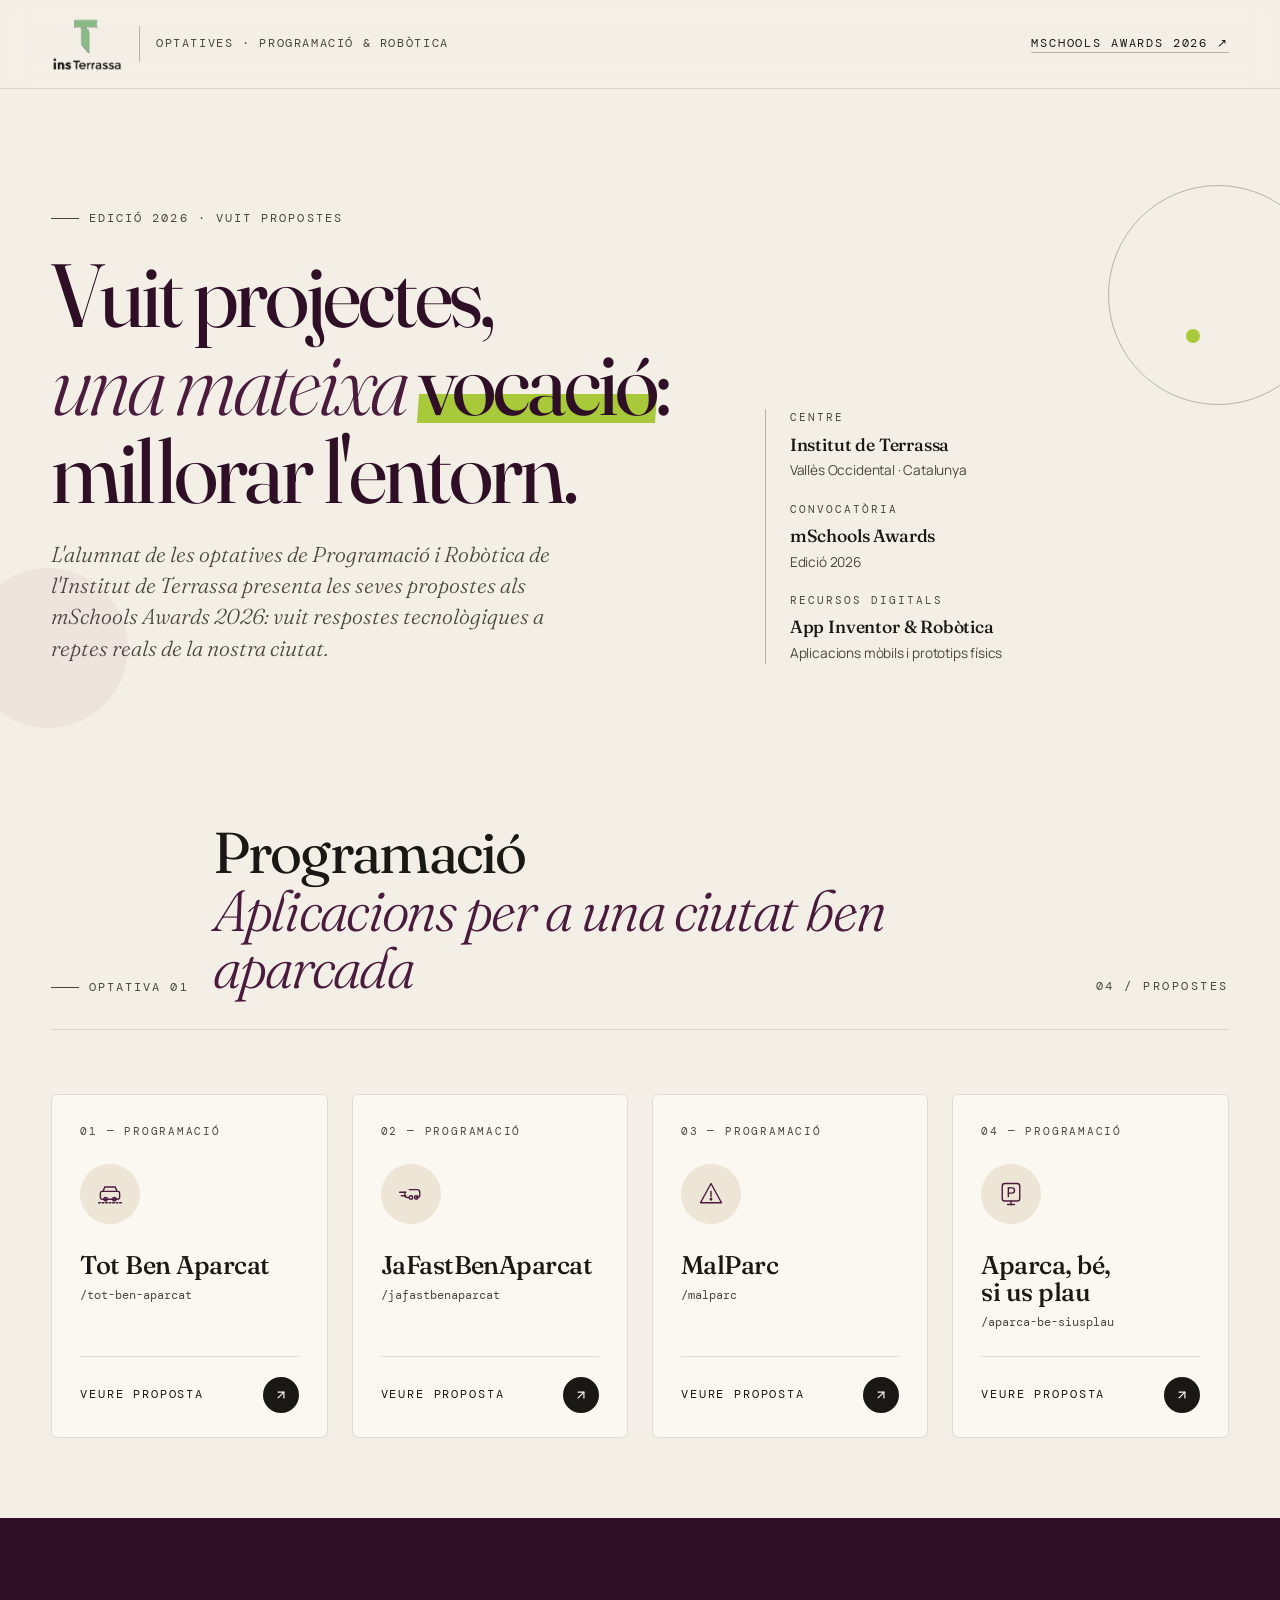
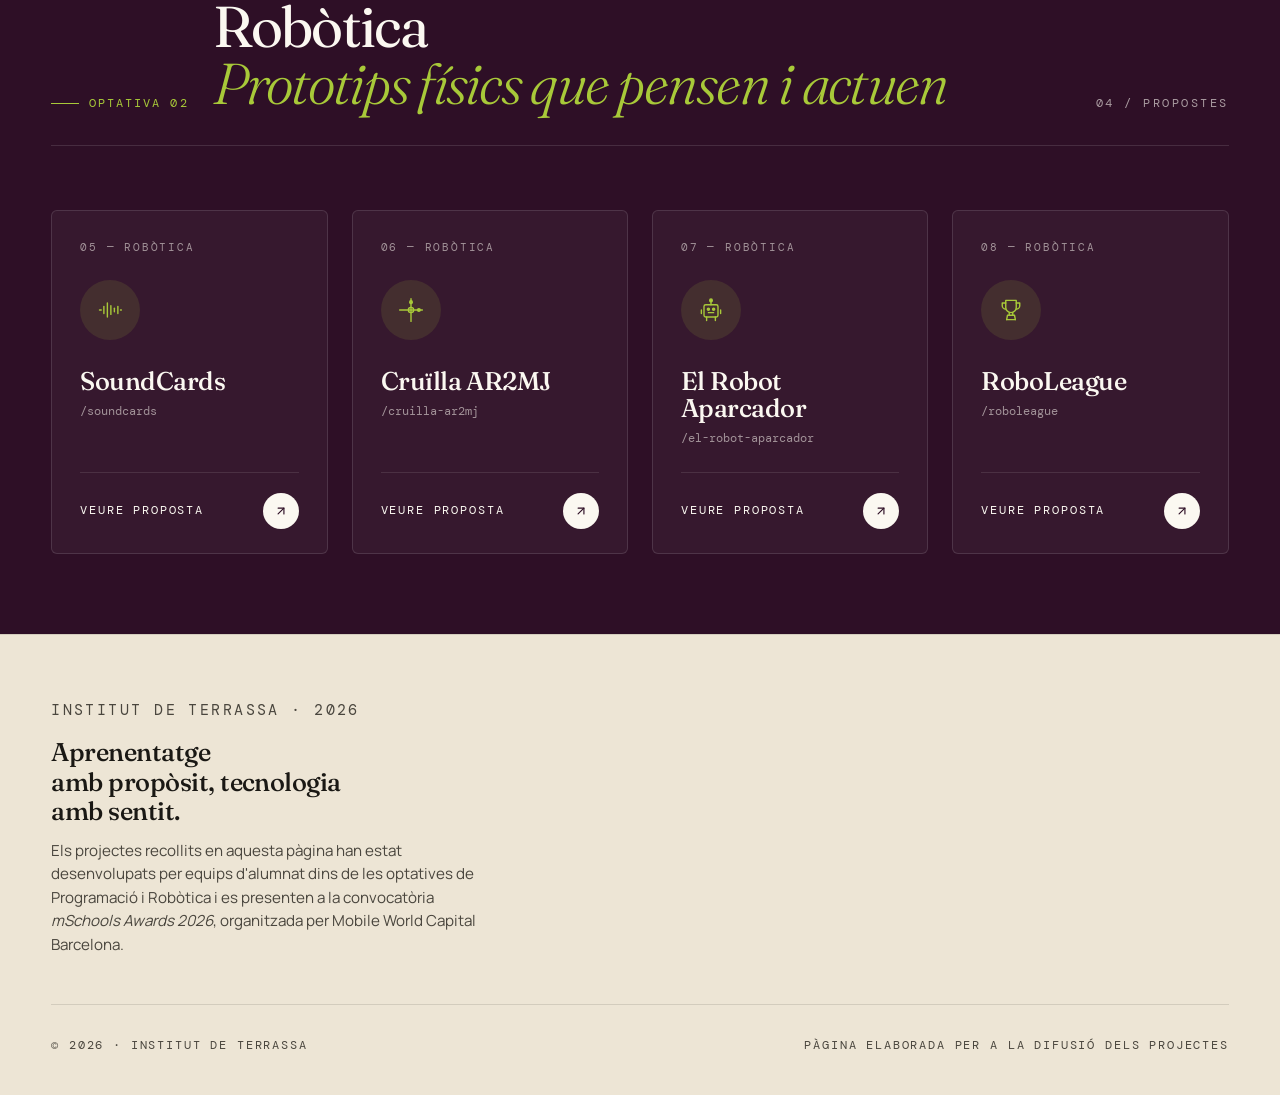
<file: index.html>
<!DOCTYPE html>
<html lang="ca">
<head>
<meta charset="UTF-8">
<meta name="viewport" content="width=device-width, initial-scale=1.0">
<title>Institut de Terrassa · mSchools Awards 2026</title>
<meta name="description" content="Vuit projectes presentats per l'alumnat de les optatives de Programació i Robòtica de l'Institut de Terrassa als mSchools Awards 2026.">
 
<link rel="preconnect" href="https://fonts.googleapis.com">
<link rel="preconnect" href="https://fonts.gstatic.com" crossorigin>
<link href="https://fonts.googleapis.com/css2?family=Fraunces:ital,opsz,wght@0,9..144,300;0,9..144,400;0,9..144,500;0,9..144,600;0,9..144,700;0,9..144,900;1,9..144,400&family=DM+Mono:wght@400;500&family=Manrope:wght@300;400;500;600;700&display=swap" rel="stylesheet">
 
<style>
:root{
  --bg:           #F4EFE6;
  --bg-warm:      #EDE5D5;
  --ink:          #1A1814;
  --ink-soft:     #4A463E;
  --paper:        #FBF8F1;
  --plum:         #4A1B3D;
  --plum-deep:    #2E0F26;
  --plum-soft:    #6B3056;
  --lime:         #A8C939;
  --lime-deep:    #87A724;
  --rule:         rgba(26, 24, 20, 0.12);
  --rule-strong:  rgba(26, 24, 20, 0.28);
 
  --font-display: 'Fraunces', 'Times New Roman', serif;
  --font-body:    'Manrope', system-ui, sans-serif;
  --font-mono:    'DM Mono', monospace;
}
 
*{ margin:0; padding:0; box-sizing:border-box; }
html{ scroll-behavior:smooth; }
body{
  font-family: var(--font-body);
  background: var(--bg);
  color: var(--ink);
  line-height: 1.55;
  font-weight: 400;
  -webkit-font-smoothing: antialiased;
  text-rendering: optimizeLegibility;
  overflow-x: hidden;
}
 
::selection{ background: var(--plum); color: var(--lime); }
 
/* ---------- Reusable layout ---------- */
.wrap{ width: min(1240px, 92vw); margin: 0 auto; }
.eyebrow{
  font-family: var(--font-mono);
  font-size: 0.72rem;
  letter-spacing: 0.18em;
  text-transform: uppercase;
  color: var(--ink-soft);
  display: inline-flex;
  align-items: center;
  gap: 0.6rem;
}
.eyebrow::before{
  content: "";
  width: 28px; height: 1px;
  background: var(--ink-soft);
  display: inline-block;
}
 
/* ---------- Top bar ---------- */
.topbar{
  position: sticky;
  top: 0;
  z-index: 50;
  background: rgba(244, 239, 230, 0.88);
  backdrop-filter: blur(14px);
  -webkit-backdrop-filter: blur(14px);
  border-bottom: 1px solid var(--rule);
}
.topbar-inner{
  display: flex;
  align-items: center;
  justify-content: space-between;
  padding: 1rem 0;
  gap: 1.5rem;
}
.brand{
  display: flex;
  align-items: center;
  gap: 1rem;
  text-decoration: none;
  color: var(--ink);
}
.brand-mark{
  height: 56px;
  width: auto;
  display: block;
  flex-shrink: 0;
}
.brand-text{ display: flex; flex-direction: column; line-height: 1.15; }
.brand-text span{
  font-family: var(--font-mono);
  font-size: 0.72rem;
  text-transform: uppercase;
  letter-spacing: 0.14em;
  color: var(--ink-soft);
}
.brand-divider{
  width: 1px;
  height: 36px;
  background: var(--rule-strong);
  flex-shrink: 0;
}
.topbar-meta{
  font-family: var(--font-mono);
  font-size: 0.72rem;
  text-transform: uppercase;
  letter-spacing: 0.16em;
  color: var(--ink-soft);
}
.topbar-meta a{ color: var(--ink); text-decoration: none; border-bottom: 1px solid var(--rule-strong); padding-bottom: 1px; }
.topbar-meta a:hover{ color: var(--plum); border-color: var(--plum); }
 
/* ---------- Hero ---------- */
.hero{
  position: relative;
  padding: 7rem 0 5rem;
  overflow: hidden;
}
.hero-grid{
  display: grid;
  grid-template-columns: 1fr;
  gap: 3rem;
  align-items: end;
}
@media(min-width: 900px){
  .hero-grid{ grid-template-columns: 1.4fr 1fr; gap: 4rem; }
}
.hero h1{
  font-family: var(--font-display);
  font-weight: 400;
  font-size: clamp(2.6rem, 7vw, 5.8rem);
  line-height: 0.98;
  letter-spacing: -0.035em;
  color: var(--plum-deep);
  margin: 1.5rem 0;
}
.hero h1 em{
  font-style: italic;
  font-weight: 300;
  color: var(--plum);
}
.hero h1 .underline{
  position: relative;
  display: inline-block;
  white-space: nowrap;
}
.hero h1 .underline::after{
  content: "";
  position: absolute;
  left: 0; right: 0;
  bottom: 0.05em;
  height: 0.32em;
  background: var(--lime);
  z-index: -1;
  transform: skewX(-4deg);
}
.hero-lede{
  font-family: var(--font-display);
  font-size: 1.35rem;
  font-weight: 300;
  line-height: 1.45;
  color: var(--ink-soft);
  max-width: 38ch;
  font-style: italic;
}
.hero-meta{
  border-left: 1px solid var(--rule-strong);
  padding-left: 1.5rem;
  display: flex;
  flex-direction: column;
  gap: 1.2rem;
}
.hero-meta dt{
  font-family: var(--font-mono);
  font-size: 0.7rem;
  text-transform: uppercase;
  letter-spacing: 0.18em;
  color: var(--ink-soft);
  margin-bottom: 0.25rem;
}
.hero-meta dd{
  font-family: var(--font-display);
  font-size: 1.1rem;
  font-weight: 500;
  letter-spacing: -0.01em;
}
.hero-meta dd small{
  display: block;
  font-family: var(--font-body);
  font-size: 0.85rem;
  font-weight: 400;
  color: var(--ink-soft);
  margin-top: 0.15rem;
}
 
/* Decorative shapes */
.deco{
  position: absolute;
  pointer-events: none;
  z-index: 0;
}
.deco-1{
  top: 6rem; right: -3rem;
  width: 220px; height: 220px;
  border-radius: 50%;
  border: 1px solid var(--rule-strong);
}
.deco-2{
  top: 15rem; right: 5rem;
  width: 14px; height: 14px;
  background: var(--lime);
  border-radius: 50%;
}
.deco-3{
  bottom: 1rem; left: -2rem;
  width: 160px; height: 160px;
  background: var(--plum);
  border-radius: 50%;
  opacity: 0.05;
}
 
/* ---------- Section header ---------- */
.section{
  padding: 5rem 0;
  position: relative;
}
.section--dark{
  background: var(--plum-deep);
  color: var(--paper);
}
.section--dark .eyebrow{ color: var(--lime); }
.section--dark .eyebrow::before{ background: var(--lime); }
 
.section-head{
  display: grid;
  grid-template-columns: 1fr;
  gap: 1.5rem;
  margin-bottom: 4rem;
  padding-bottom: 2rem;
  border-bottom: 1px solid var(--rule);
}
.section--dark .section-head{ border-color: rgba(255,255,255,0.12); }
@media(min-width: 800px){
  .section-head{ grid-template-columns: auto 1fr auto; align-items: end; }
}
.section-head h2{
  font-family: var(--font-display);
  font-size: clamp(2.2rem, 5vw, 3.6rem);
  font-weight: 400;
  line-height: 1;
  letter-spacing: -0.03em;
}
.section-head h2 em{
  font-style: italic;
  font-weight: 300;
  color: var(--plum);
}
.section--dark .section-head h2 em{ color: var(--lime); }
.section-head .count{
  font-family: var(--font-mono);
  font-size: 0.78rem;
  text-transform: uppercase;
  letter-spacing: 0.2em;
  color: var(--ink-soft);
  text-align: right;
}
.section--dark .section-head .count{ color: rgba(251, 248, 241, 0.6); }
 
/* ---------- Project grid ---------- */
.projects{
  display: grid;
  grid-template-columns: 1fr;
  gap: 1.5rem;
}
@media(min-width: 700px){
  .projects{ grid-template-columns: repeat(2, 1fr); }
}
@media(min-width: 1100px){
  .projects{ grid-template-columns: repeat(4, 1fr); }
}
 
.project{
  display: flex;
  flex-direction: column;
  background: var(--paper);
  border: 1px solid var(--rule);
  border-radius: 6px;
  padding: 1.75rem 1.75rem 1.5rem;
  text-decoration: none;
  color: inherit;
  position: relative;
  transition: transform 0.45s cubic-bezier(0.16,1,0.3,1),
              box-shadow 0.45s cubic-bezier(0.16,1,0.3,1),
              border-color 0.3s;
  overflow: hidden;
  min-height: 320px;
}
.project::before{
  content: "";
  position: absolute;
  inset: 0;
  background: var(--plum);
  transform: translateY(101%);
  transition: transform 0.55s cubic-bezier(0.16,1,0.3,1);
  z-index: 0;
}
.project > *{ position: relative; z-index: 1; }
.project:hover{
  transform: translateY(-6px);
  box-shadow: 0 28px 60px -30px rgba(74, 27, 61, 0.45);
  border-color: var(--plum);
}
.project:hover::before{ transform: translateY(0); }
.project:hover *{ color: var(--paper); }
.project:hover .project-icon{ background: var(--lime); color: var(--plum-deep); }
.project:hover .project-arrow{
  background: var(--lime);
  color: var(--plum-deep);
  transform: rotate(-45deg) translateX(2px);
}
 
.section--dark .project{
  background: rgba(255, 255, 255, 0.04);
  border-color: rgba(255, 255, 255, 0.12);
  color: var(--paper);
}
.section--dark .project::before{ background: var(--lime); }
.section--dark .project:hover{
  border-color: var(--lime);
  box-shadow: 0 28px 60px -30px rgba(168, 201, 57, 0.5);
}
.section--dark .project:hover *{ color: var(--plum-deep); }
.section--dark .project:hover .project-icon{ background: var(--plum-deep); color: var(--lime); }
.section--dark .project:hover .project-arrow{ background: var(--plum-deep); color: var(--lime); }
 
.project-num{
  font-family: var(--font-mono);
  font-size: 0.7rem;
  letter-spacing: 0.16em;
  text-transform: uppercase;
  color: var(--ink-soft);
  margin-bottom: 1.5rem;
}
.section--dark .project-num{ color: rgba(251, 248, 241, 0.55); }
 
.project-icon{
  width: 60px; height: 60px;
  border-radius: 50%;
  background: var(--bg-warm);
  display: grid;
  place-items: center;
  margin-bottom: 1.75rem;
  transition: background 0.4s, color 0.4s;
  color: var(--plum);
}
.section--dark .project-icon{
  background: rgba(168, 201, 57, 0.12);
  color: var(--lime);
}
.project-icon svg{ width: 28px; height: 28px; }
 
.project-title{
  font-family: var(--font-display);
  font-size: 1.6rem;
  font-weight: 500;
  line-height: 1.05;
  letter-spacing: -0.02em;
  margin-bottom: 0.5rem;
  flex-shrink: 0;
}
.project-slug{
  font-family: var(--font-mono);
  font-size: 0.72rem;
  color: var(--ink-soft);
  margin-bottom: auto;
  padding-bottom: 1.5rem;
  word-break: break-all;
}
.section--dark .project-slug{ color: rgba(251, 248, 241, 0.55); }
 
.project-foot{
  display: flex;
  align-items: center;
  justify-content: space-between;
  padding-top: 1.25rem;
  border-top: 1px solid var(--rule);
  margin-top: auto;
}
.section--dark .project-foot{ border-color: rgba(255, 255, 255, 0.1); }
.project-cta{
  font-family: var(--font-mono);
  font-size: 0.72rem;
  text-transform: uppercase;
  letter-spacing: 0.16em;
}
.project-arrow{
  width: 36px; height: 36px;
  border-radius: 50%;
  background: var(--ink);
  color: var(--paper);
  display: grid;
  place-items: center;
  transition: transform 0.4s cubic-bezier(0.16,1,0.3,1), background 0.3s, color 0.3s;
}
.section--dark .project-arrow{ background: var(--paper); color: var(--plum-deep); }
.project-arrow svg{ width: 14px; height: 14px; }
 
/* ---------- Footer ---------- */
.footer{
  padding: 4rem 0 2.5rem;
  border-top: 1px solid var(--rule);
  background: var(--bg-warm);
}
.footer-grid{
  display: grid;
  grid-template-columns: 1fr;
  gap: 2.5rem;
  margin-bottom: 3rem;
}
@media(min-width: 800px){
  .footer-grid{ grid-template-columns: 2fr 1fr 1fr; }
}
.footer h3{
  font-family: var(--font-display);
  font-weight: 500;
  font-size: 1.6rem;
  line-height: 1.15;
  letter-spacing: -0.02em;
  margin-bottom: 0.75rem;
  max-width: 22ch;
}
.footer p{
  color: var(--ink-soft);
  font-size: 0.95rem;
  max-width: 50ch;
}
.footer ul{ list-style: none; }
.footer li{ padding: 0.4rem 0; font-size: 0.92rem; }
.footer a{
  color: var(--ink);
  text-decoration: none;
  border-bottom: 1px solid var(--rule-strong);
  padding-bottom: 1px;
}
.footer a:hover{ color: var(--plum); border-color: var(--plum); }
.footer-mono{
  font-family: var(--font-mono);
  font-size: 0.72rem;
  text-transform: uppercase;
  letter-spacing: 0.16em;
  color: var(--ink-soft);
  margin-bottom: 1rem;
}
.footer-bottom{
  padding-top: 2rem;
  border-top: 1px solid var(--rule);
  display: flex;
  flex-wrap: wrap;
  justify-content: space-between;
  gap: 1rem;
  font-family: var(--font-mono);
  font-size: 0.72rem;
  text-transform: uppercase;
  letter-spacing: 0.16em;
  color: var(--ink-soft);
}
 
/* ---------- Reveal animation ---------- */
.reveal{
  opacity: 0;
  transform: translateY(24px);
  transition: opacity 0.9s cubic-bezier(0.16,1,0.3,1),
              transform 0.9s cubic-bezier(0.16,1,0.3,1);
}
.reveal.is-visible{
  opacity: 1;
  transform: none;
}
 
@media (prefers-reduced-motion: reduce){
  *, *::before, *::after{
    transition: none !important;
    animation: none !important;
  }
  .reveal{ opacity: 1; transform: none; }
}
</style>
</head>
<body>
 
<!-- ============ TOP BAR ============ -->
<header class="topbar">
  <div class="wrap topbar-inner">
    <a href="#" class="brand" aria-label="Institut de Terrassa">
      <img class="brand-mark" src="logo-ins-terrassa.png" alt="Institut de Terrassa" width="337" height="263">
      <span class="brand-divider" aria-hidden="true"></span>
      <span class="brand-text">
        <span>Optatives · Programació &amp; Robòtica</span>
      </span>
    </a>
    <nav class="topbar-meta" aria-label="Concurs">
      <a href="https://mschools.com/ca/mschools-awards-2026/" target="_blank" rel="noopener noreferrer">mSchools Awards 2026 ↗</a>
    </nav>
  </div>
</header>
 
<!-- ============ HERO ============ -->
<section class="hero">
  <div class="deco deco-1" aria-hidden="true"></div>
  <div class="deco deco-2" aria-hidden="true"></div>
  <div class="deco deco-3" aria-hidden="true"></div>
 
  <div class="wrap hero-grid">
    <div class="reveal">
      <span class="eyebrow">Edició 2026 · Vuit propostes</span>
      <h1>
        Vuit projectes,<br>
        <em>una mateixa</em> <span class="underline">vocació</span>:<br>
        millorar l'entorn.
      </h1>
      <p class="hero-lede">
        L'alumnat de les optatives de Programació i Robòtica de l'Institut de
        Terrassa presenta les seves propostes als mSchools Awards 2026: vuit
        respostes tecnològiques a reptes reals de la nostra ciutat.
      </p>
    </div>
 
    <dl class="hero-meta reveal" style="transition-delay: .15s;">
      <div>
        <dt>Centre</dt>
        <dd>Institut de Terrassa<small>Vallès Occidental · Catalunya</small></dd>
      </div>
      <div>
        <dt>Convocatòria</dt>
        <dd>mSchools Awards<small>Edició 2026</small></dd>
      </div>
      <div>
        <dt>Recursos digitals</dt>
        <dd>App Inventor &amp; Robòtica<small>Aplicacions mòbils i prototips físics</small></dd>
      </div>
    </dl>
  </div>
</section>
 
<!-- ============ PROGRAMACIÓ ============ -->
<section class="section" id="programacio">
  <div class="wrap">
    <div class="section-head reveal">
      <span class="eyebrow">Optativa 01</span>
      <h2>Programació<br><em>Aplicacions per a una ciutat ben aparcada</em></h2>
      <span class="count">04 / Propostes</span>
    </div>
 
    <div class="projects">
 
      <!-- Project 01 -->
      <a href="https://mschools.com/proposal/tot-ben-aparcat/" target="_blank" rel="noopener noreferrer" class="project reveal">
        <span class="project-num">01 — Programació</span>
        <span class="project-icon" aria-hidden="true">
          <!-- Cotxe ben aparcat -->
          <svg viewBox="0 0 32 32" fill="none" stroke="currentColor" stroke-width="1.6" stroke-linecap="round" stroke-linejoin="round">
            <rect x="5" y="13" width="22" height="9" rx="2"/>
            <path d="M8 13l2-5h12l2 5"/>
            <circle cx="11" cy="22" r="2"/>
            <circle cx="21" cy="22" r="2"/>
            <path d="M3 26h26" stroke-dasharray="2 2"/>
          </svg>
        </span>
        <h3 class="project-title">Tot Ben Aparcat</h3>
        <p class="project-slug">/tot-ben-aparcat</p>
        <div class="project-foot">
          <span class="project-cta">Veure proposta</span>
          <span class="project-arrow" aria-hidden="true">
            <svg viewBox="0 0 24 24" fill="none" stroke="currentColor" stroke-width="2" stroke-linecap="round" stroke-linejoin="round"><path d="M7 17L17 7"/><path d="M7 7h10v10"/></svg>
          </span>
        </div>
      </a>
 
      <!-- Project 02 -->
      <a href="https://mschools.com/proposal/jafastbenaparcat/" target="_blank" rel="noopener noreferrer" class="project reveal" style="transition-delay: .08s;">
        <span class="project-num">02 — Programació</span>
        <span class="project-icon" aria-hidden="true">
          <!-- Velocitat / ràpid -->
          <svg viewBox="0 0 32 32" fill="none" stroke="currentColor" stroke-width="1.6" stroke-linecap="round" stroke-linejoin="round">
            <path d="M3 14h7"/>
            <path d="M5 18h5"/>
            <path d="M14 11l9 0a3 3 0 013 3v3a3 3 0 01-3 3h-1"/>
            <path d="M14 20h-2a3 3 0 01-3-3v-3"/>
            <circle cx="16" cy="20" r="2"/>
            <circle cx="22" cy="20" r="2"/>
          </svg>
        </span>
        <h3 class="project-title">JaFastBenAparcat</h3>
        <p class="project-slug">/jafastbenaparcat</p>
        <div class="project-foot">
          <span class="project-cta">Veure proposta</span>
          <span class="project-arrow" aria-hidden="true">
            <svg viewBox="0 0 24 24" fill="none" stroke="currentColor" stroke-width="2" stroke-linecap="round" stroke-linejoin="round"><path d="M7 17L17 7"/><path d="M7 7h10v10"/></svg>
          </span>
        </div>
      </a>
 
      <!-- Project 03 -->
      <a href="https://mschools.com/proposal/malparc/" target="_blank" rel="noopener noreferrer" class="project reveal" style="transition-delay: .16s;">
        <span class="project-num">03 — Programació</span>
        <span class="project-icon" aria-hidden="true">
          <!-- Cotxe mal aparcat / advertència -->
          <svg viewBox="0 0 32 32" fill="none" stroke="currentColor" stroke-width="1.6" stroke-linecap="round" stroke-linejoin="round">
            <path d="M16 4l12 22H4L16 4z"/>
            <path d="M16 13v6"/>
            <circle cx="16" cy="22" r="0.8" fill="currentColor"/>
          </svg>
        </span>
        <h3 class="project-title">MalParc</h3>
        <p class="project-slug">/malparc</p>
        <div class="project-foot">
          <span class="project-cta">Veure proposta</span>
          <span class="project-arrow" aria-hidden="true">
            <svg viewBox="0 0 24 24" fill="none" stroke="currentColor" stroke-width="2" stroke-linecap="round" stroke-linejoin="round"><path d="M7 17L17 7"/><path d="M7 7h10v10"/></svg>
          </span>
        </div>
      </a>
 
      <!-- Project 04 -->
      <a href="https://mschools.com/proposal/aparca-be-siusplau/" target="_blank" rel="noopener noreferrer" class="project reveal" style="transition-delay: .24s;">
        <span class="project-num">04 — Programació</span>
        <span class="project-icon" aria-hidden="true">
          <!-- Senyal P d'aparcament -->
          <svg viewBox="0 0 32 32" fill="none" stroke="currentColor" stroke-width="1.6" stroke-linecap="round" stroke-linejoin="round">
            <rect x="6" y="4" width="20" height="20" rx="3"/>
            <path d="M13 9v10"/>
            <path d="M13 9h4a3 3 0 010 6h-4"/>
            <path d="M16 24v4"/>
            <path d="M12 28h8"/>
          </svg>
        </span>
        <h3 class="project-title">Aparca, bé,<br>si us plau</h3>
        <p class="project-slug">/aparca-be-siusplau</p>
        <div class="project-foot">
          <span class="project-cta">Veure proposta</span>
          <span class="project-arrow" aria-hidden="true">
            <svg viewBox="0 0 24 24" fill="none" stroke="currentColor" stroke-width="2" stroke-linecap="round" stroke-linejoin="round"><path d="M7 17L17 7"/><path d="M7 7h10v10"/></svg>
          </span>
        </div>
      </a>
 
    </div>
  </div>
</section>
 
<!-- ============ ROBÒTICA ============ -->
<section class="section section--dark" id="robotica">
  <div class="wrap">
    <div class="section-head reveal">
      <span class="eyebrow">Optativa 02</span>
      <h2>Robòtica<br><em>Prototips físics que pensen i actuen</em></h2>
      <span class="count">04 / Propostes</span>
    </div>
 
    <div class="projects">
 
      <!-- Project 05 -->
      <a href="https://mschools.com/proposal/soundcards/" target="_blank" rel="noopener noreferrer" class="project reveal">
        <span class="project-num">05 — Robòtica</span>
        <span class="project-icon" aria-hidden="true">
          <!-- So / ona -->
          <svg viewBox="0 0 32 32" fill="none" stroke="currentColor" stroke-width="1.6" stroke-linecap="round" stroke-linejoin="round">
            <path d="M4 16h2"/>
            <path d="M9 12v8"/>
            <path d="M13 8v16"/>
            <path d="M17 11v10"/>
            <path d="M21 14v4"/>
            <path d="M25 12v8"/>
            <path d="M29 16h-1"/>
          </svg>
        </span>
        <h3 class="project-title">SoundCards</h3>
        <p class="project-slug">/soundcards</p>
        <div class="project-foot">
          <span class="project-cta">Veure proposta</span>
          <span class="project-arrow" aria-hidden="true">
            <svg viewBox="0 0 24 24" fill="none" stroke="currentColor" stroke-width="2" stroke-linecap="round" stroke-linejoin="round"><path d="M7 17L17 7"/><path d="M7 7h10v10"/></svg>
          </span>
        </div>
      </a>
 
      <!-- Project 06 -->
      <a href="https://mschools.com/proposal/cruilla-ar2mj/" target="_blank" rel="noopener noreferrer" class="project reveal" style="transition-delay: .08s;">
        <span class="project-num">06 — Robòtica</span>
        <span class="project-icon" aria-hidden="true">
          <!-- Cruïlla / encreuament -->
          <svg viewBox="0 0 32 32" fill="none" stroke="currentColor" stroke-width="1.6" stroke-linecap="round" stroke-linejoin="round">
            <path d="M16 3v26"/>
            <path d="M3 16h26"/>
            <circle cx="16" cy="16" r="3"/>
            <circle cx="16" cy="7" r="1.5" fill="currentColor"/>
            <circle cx="25" cy="16" r="1.5" fill="currentColor"/>
          </svg>
        </span>
        <h3 class="project-title">Cruïlla AR2MJ</h3>
        <p class="project-slug">/cruilla-ar2mj</p>
        <div class="project-foot">
          <span class="project-cta">Veure proposta</span>
          <span class="project-arrow" aria-hidden="true">
            <svg viewBox="0 0 24 24" fill="none" stroke="currentColor" stroke-width="2" stroke-linecap="round" stroke-linejoin="round"><path d="M7 17L17 7"/><path d="M7 7h10v10"/></svg>
          </span>
        </div>
      </a>
 
      <!-- Project 07 -->
      <a href="https://mschools.com/proposal/el-robot-aparcador/" target="_blank" rel="noopener noreferrer" class="project reveal" style="transition-delay: .16s;">
        <span class="project-num">07 — Robòtica</span>
        <span class="project-icon" aria-hidden="true">
          <!-- Robot -->
          <svg viewBox="0 0 32 32" fill="none" stroke="currentColor" stroke-width="1.6" stroke-linecap="round" stroke-linejoin="round">
            <rect x="8" y="10" width="16" height="14" rx="2"/>
            <path d="M16 6v4"/>
            <circle cx="16" cy="5" r="1.5" fill="currentColor"/>
            <circle cx="13" cy="15" r="1.2" fill="currentColor"/>
            <circle cx="19" cy="15" r="1.2" fill="currentColor"/>
            <path d="M13 19h6"/>
            <path d="M5 16v4"/>
            <path d="M27 16v4"/>
            <path d="M11 24v4"/>
            <path d="M21 24v4"/>
          </svg>
        </span>
        <h3 class="project-title">El Robot<br>Aparcador</h3>
        <p class="project-slug">/el-robot-aparcador</p>
        <div class="project-foot">
          <span class="project-cta">Veure proposta</span>
          <span class="project-arrow" aria-hidden="true">
            <svg viewBox="0 0 24 24" fill="none" stroke="currentColor" stroke-width="2" stroke-linecap="round" stroke-linejoin="round"><path d="M7 17L17 7"/><path d="M7 7h10v10"/></svg>
          </span>
        </div>
      </a>
 
      <!-- Project 08 -->
      <a href="https://mschools.com/proposal/roboleague/" target="_blank" rel="noopener noreferrer" class="project reveal" style="transition-delay: .24s;">
        <span class="project-num">08 — Robòtica</span>
        <span class="project-icon" aria-hidden="true">
          <!-- Lliga / trofeu robot -->
          <svg viewBox="0 0 32 32" fill="none" stroke="currentColor" stroke-width="1.6" stroke-linecap="round" stroke-linejoin="round">
            <path d="M10 5h12v8a6 6 0 01-12 0z"/>
            <path d="M10 8H6v3a4 4 0 004 4"/>
            <path d="M22 8h4v3a4 4 0 01-4 4"/>
            <path d="M14 19v3"/>
            <path d="M18 19v3"/>
            <path d="M11 27h10"/>
            <path d="M11 27l1-5h8l1 5"/>
          </svg>
        </span>
        <h3 class="project-title">RoboLeague</h3>
        <p class="project-slug">/roboleague</p>
        <div class="project-foot">
          <span class="project-cta">Veure proposta</span>
          <span class="project-arrow" aria-hidden="true">
            <svg viewBox="0 0 24 24" fill="none" stroke="currentColor" stroke-width="2" stroke-linecap="round" stroke-linejoin="round"><path d="M7 17L17 7"/><path d="M7 7h10v10"/></svg>
          </span>
        </div>
      </a>
 
    </div>
  </div>
</section>
 
<!-- ============ FOOTER ============ -->
<footer class="footer">
  <div class="wrap">
    <div class="footer-grid">
      <div class="reveal">
        <p class="footer-mono">Institut de Terrassa · 2026</p>
        <h3>Aprenentatge<br>amb propòsit, tecnologia<br>amb sentit.</h3>
        <p>
          Els projectes recollits en aquesta pàgina han estat desenvolupats per
          equips d'alumnat dins de les optatives de Programació i Robòtica i es
          presenten a la convocatòria <em>mSchools Awards 2026</em>, organitzada
          per Mobile World Capital Barcelona.
        </p>
      </div>
    </div>
 
    <div class="footer-bottom">
      <span>© 2026 · Institut de Terrassa</span>
      <span>Pàgina elaborada per a la difusió dels projectes</span>
    </div>
  </div>
</footer>
 
<script>
/* Reveal-on-scroll: subtil, sense biblioteques externes */
(function(){
  if (!('IntersectionObserver' in window)){
    document.querySelectorAll('.reveal').forEach(function(el){ el.classList.add('is-visible'); });
    return;
  }
  var io = new IntersectionObserver(function(entries){
    entries.forEach(function(entry){
      if (entry.isIntersecting){
        entry.target.classList.add('is-visible');
        io.unobserve(entry.target);
      }
    });
  }, { threshold: 0.12, rootMargin: '0px 0px -40px 0px' });
 
  document.querySelectorAll('.reveal').forEach(function(el){ io.observe(el); });
})();
</script>
 
</body>
</html>
</file>
